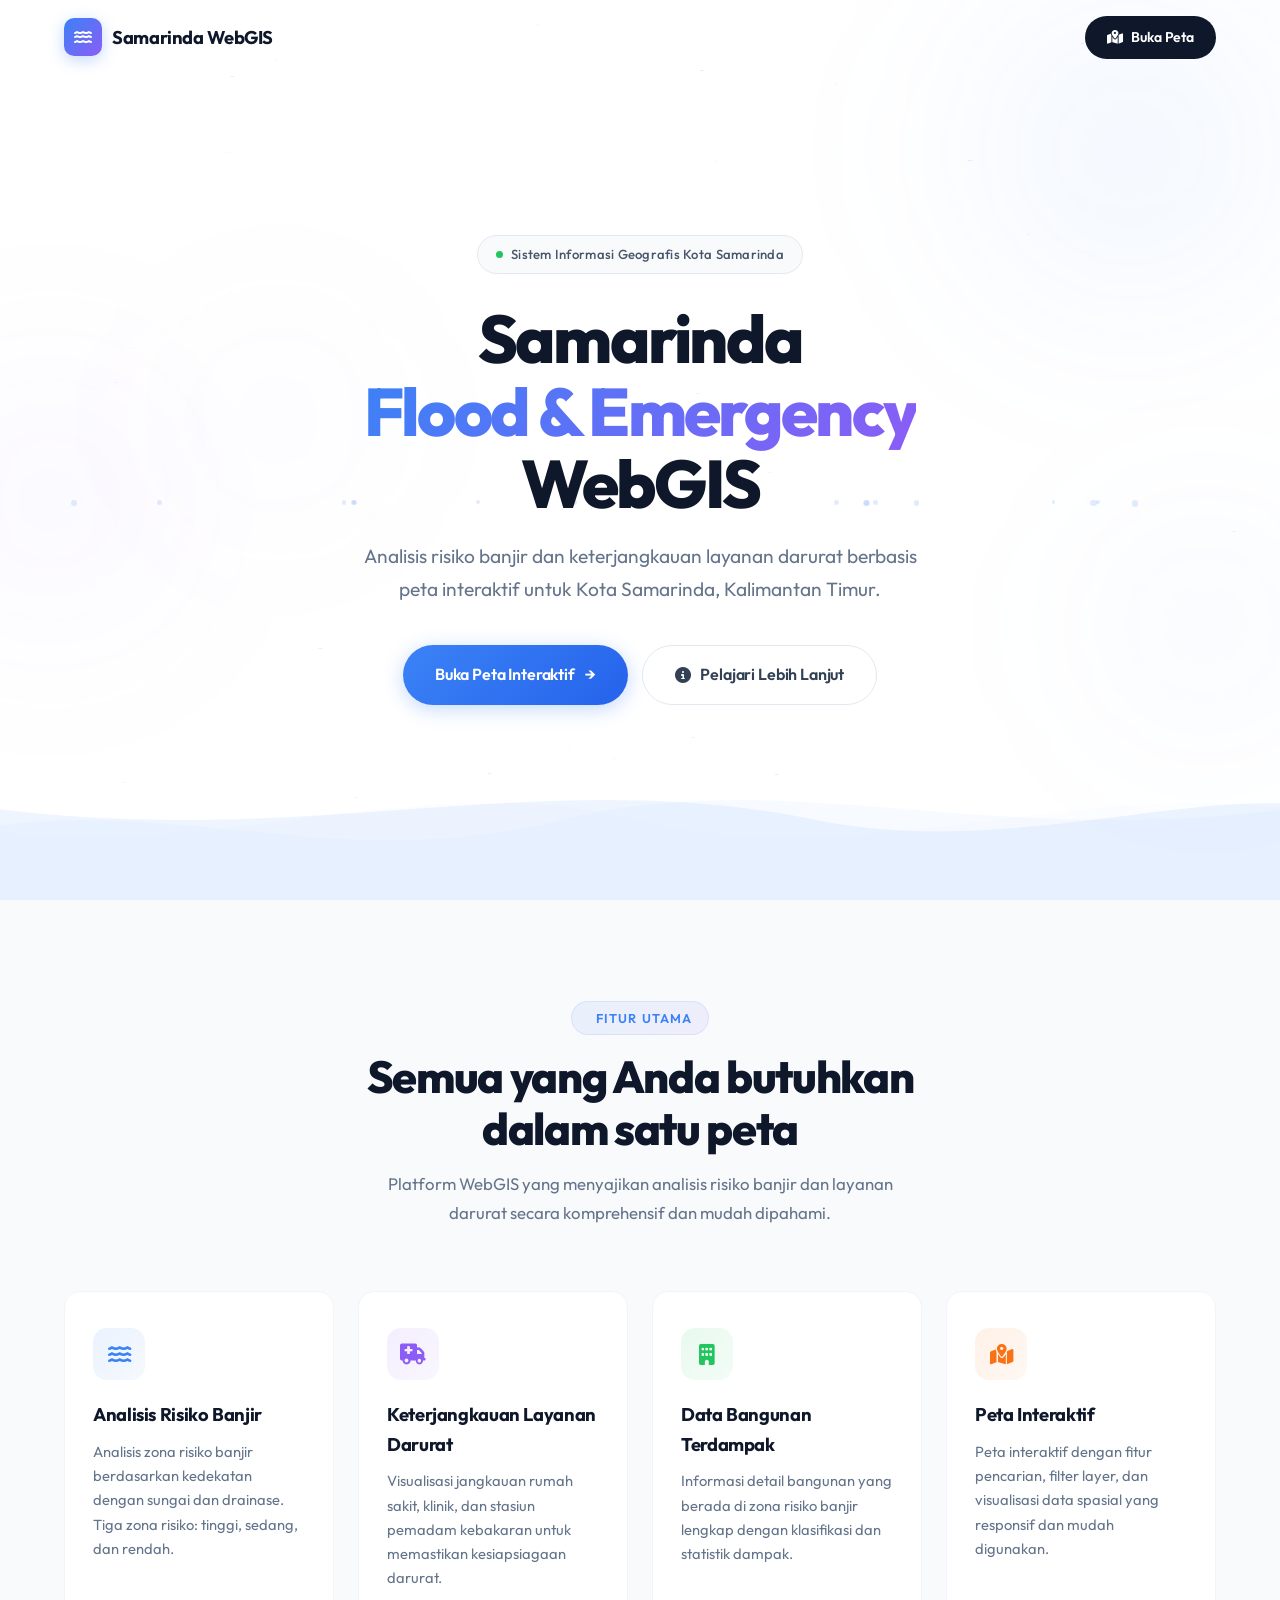
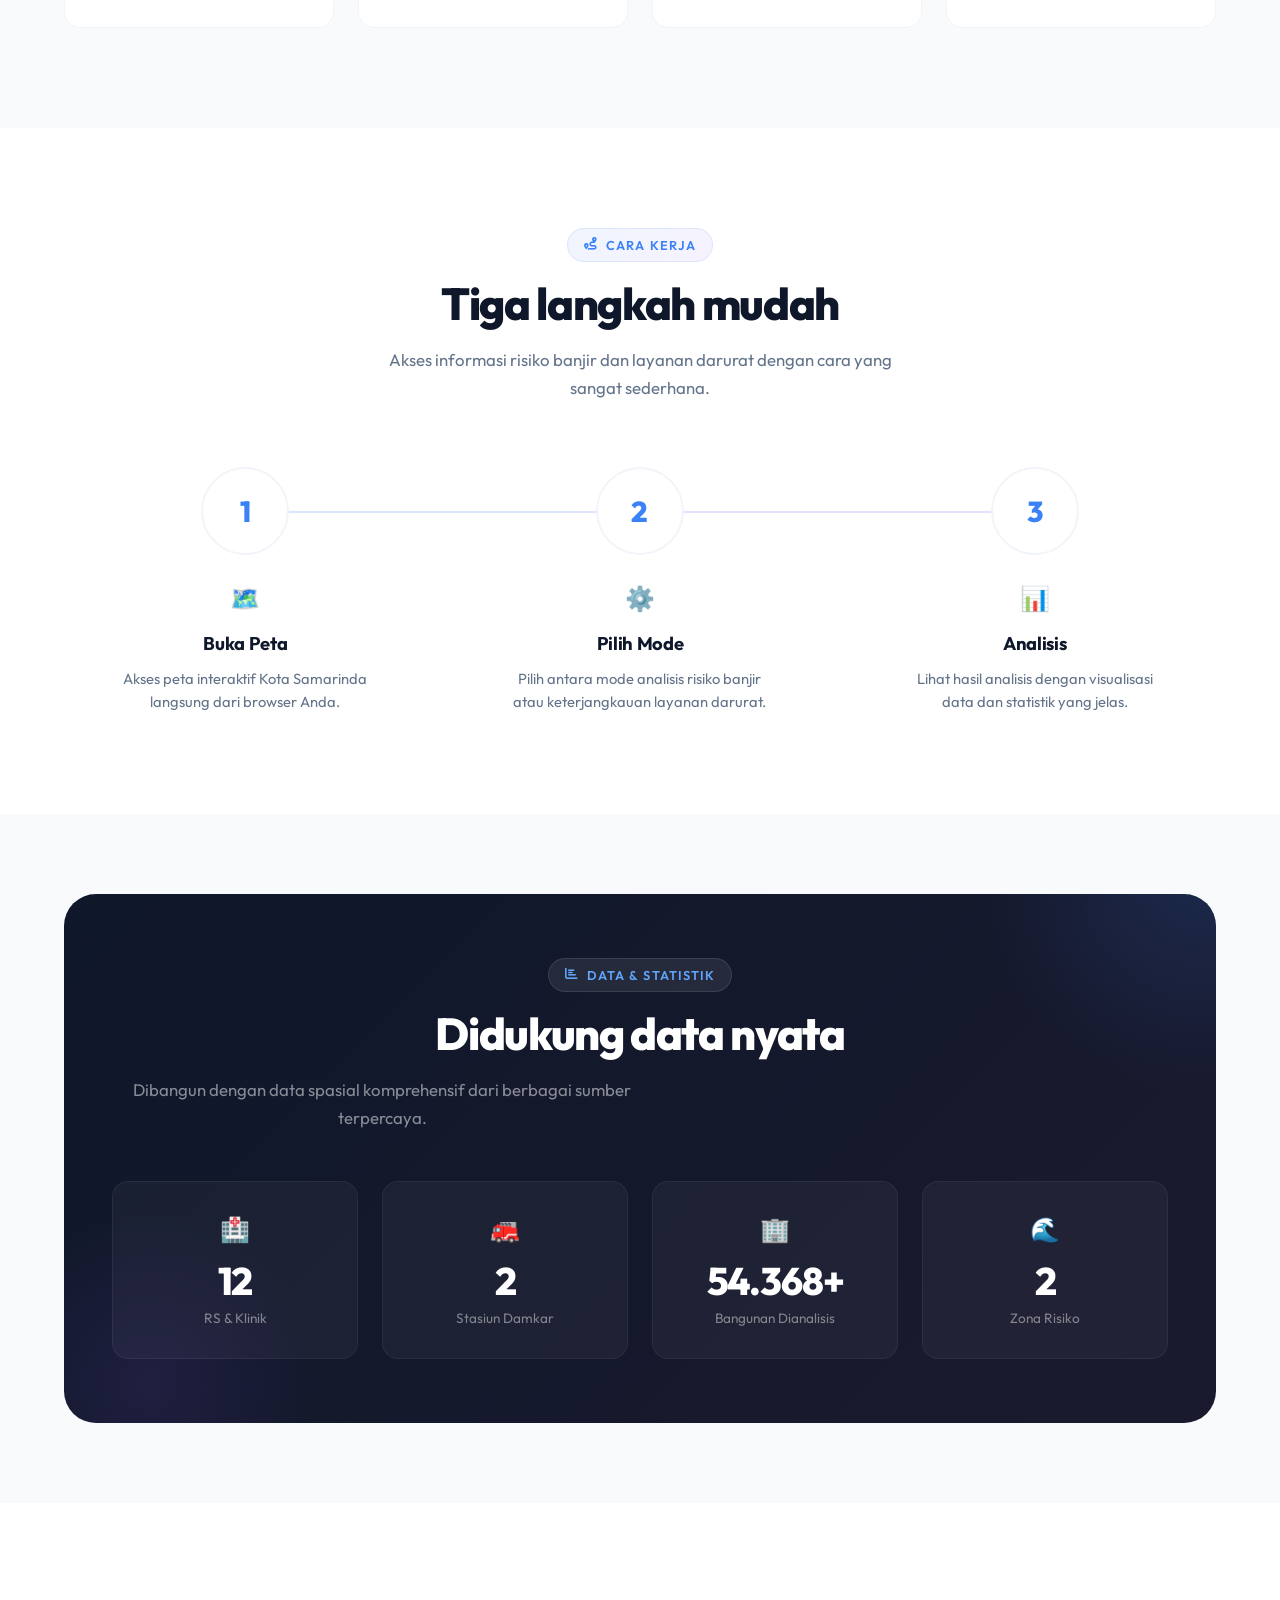
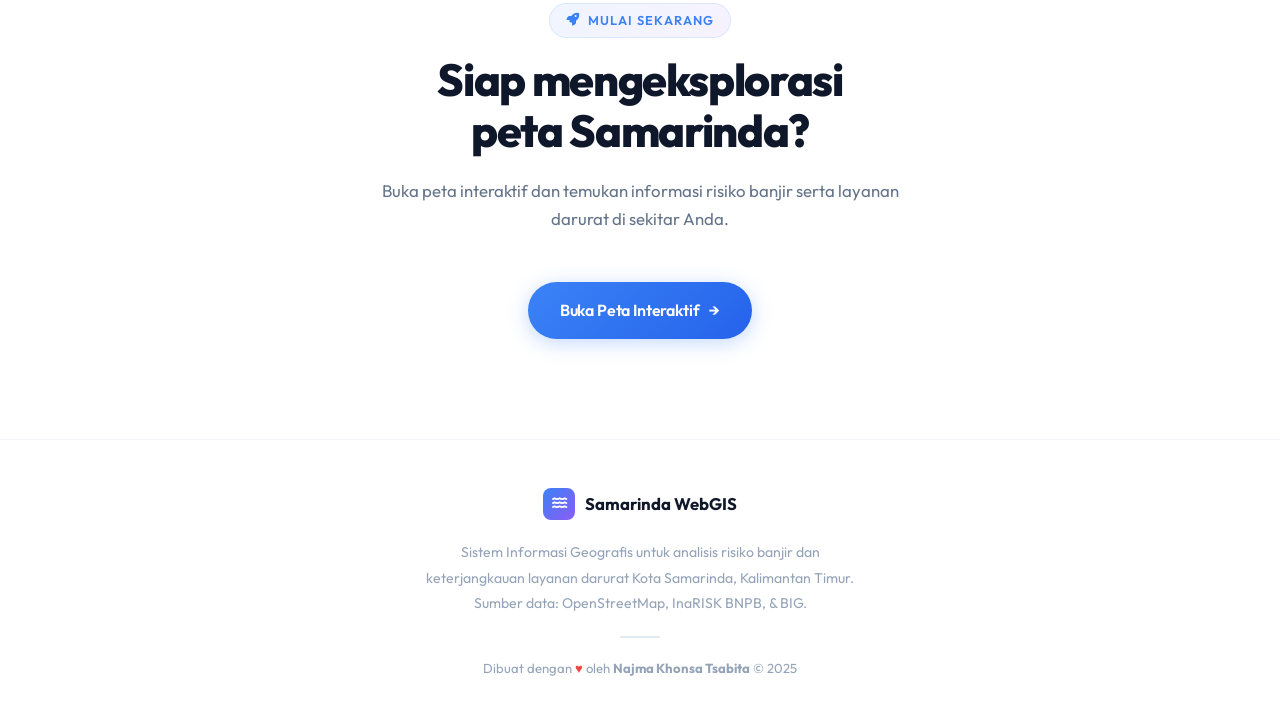
<file: landing.html>
<!DOCTYPE html>
<html lang="id">
<head>
    <meta charset="UTF-8">
    <meta name="viewport" content="width=device-width, initial-scale=1.0">
    <title>Samarinda Flood & Emergency WebGIS</title>
    <link href="https://fonts.googleapis.com/css2?family=Outfit:wght@300;400;500;600;700;800;900&display=swap" rel="stylesheet">
    <link rel="stylesheet" href="https://cdnjs.cloudflare.com/ajax/libs/font-awesome/6.5.2/css/all.min.css">
    <style>
        /* ═══════════════════════════════════════════
           RESET & BASE
           ═══════════════════════════════════════════ */
        *, *::before, *::after {
            margin: 0;
            padding: 0;
            box-sizing: border-box;
        }

        :root {
            --primary: #3b82f6;
            --primary-light: #60a5fa;
            --primary-dark: #2563eb;
            --accent: #8b5cf6;
            --accent-light: #a78bfa;
            --white: #ffffff;
            --gray-50: #f8fafc;
            --gray-100: #f1f5f9;
            --gray-200: #e2e8f0;
            --gray-300: #cbd5e1;
            --gray-400: #94a3b8;
            --gray-500: #64748b;
            --gray-600: #475569;
            --gray-700: #334155;
            --gray-800: #1e293b;
            --gray-900: #0f172a;
            --shadow-sm: 0 1px 2px 0 rgb(0 0 0 / 0.05);
            --shadow: 0 4px 6px -1px rgb(0 0 0 / 0.07), 0 2px 4px -2px rgb(0 0 0 / 0.05);
            --shadow-md: 0 10px 25px -3px rgb(0 0 0 / 0.08), 0 4px 6px -4px rgb(0 0 0 / 0.04);
            --shadow-lg: 0 20px 50px -12px rgb(0 0 0 / 0.1);
            --shadow-xl: 0 25px 60px -12px rgb(0 0 0 / 0.15);
            --radius: 16px;
            --radius-lg: 24px;
            --radius-xl: 32px;
        }

        html {
            scroll-behavior: smooth;
            overflow-x: hidden;
        }

        body {
            font-family: 'Outfit', -apple-system, BlinkMacSystemFont, sans-serif;
            background: var(--white);
            color: var(--gray-800);
            line-height: 1.6;
            overflow-x: hidden;
            -webkit-font-smoothing: antialiased;
            -moz-osx-font-smoothing: grayscale;
        }

        /* ═══════════════════════════════════════════
           PARTICLE CANVAS
           ═══════════════════════════════════════════ */
        #particles-canvas {
            position: fixed;
            top: 0;
            left: 0;
            width: 100%;
            height: 100%;
            pointer-events: none;
            z-index: 0;
        }

        /* ═══════════════════════════════════════════
           FLOATING GRADIENT ORBS
           ═══════════════════════════════════════════ */
        .orb {
            position: absolute;
            border-radius: 50%;
            filter: blur(80px);
            pointer-events: none;
            z-index: 0;
        }

        .orb-1 {
            width: 500px;
            height: 500px;
            background: radial-gradient(circle, rgba(59, 130, 246, 0.08) 0%, transparent 70%);
            top: -100px;
            right: -100px;
            animation: orbFloat1 20s ease-in-out infinite;
        }

        .orb-2 {
            width: 400px;
            height: 400px;
            background: radial-gradient(circle, rgba(139, 92, 246, 0.06) 0%, transparent 70%);
            bottom: 200px;
            left: -150px;
            animation: orbFloat2 25s ease-in-out infinite;
        }

        .orb-3 {
            width: 350px;
            height: 350px;
            background: radial-gradient(circle, rgba(59, 130, 246, 0.05) 0%, transparent 70%);
            top: 50%;
            right: -100px;
            animation: orbFloat3 18s ease-in-out infinite;
        }

        .orb-4 {
            width: 300px;
            height: 300px;
            background: radial-gradient(circle, rgba(139, 92, 246, 0.04) 0%, transparent 70%);
            top: 30%;
            left: 10%;
            animation: orbFloat1 22s ease-in-out infinite reverse;
        }

        @keyframes orbFloat1 {
            0%, 100% { transform: translate(0, 0) scale(1); }
            25% { transform: translate(30px, -40px) scale(1.05); }
            50% { transform: translate(-20px, 30px) scale(0.95); }
            75% { transform: translate(40px, 20px) scale(1.02); }
        }

        @keyframes orbFloat2 {
            0%, 100% { transform: translate(0, 0) scale(1); }
            33% { transform: translate(40px, -30px) scale(1.08); }
            66% { transform: translate(-30px, 40px) scale(0.92); }
        }

        @keyframes orbFloat3 {
            0%, 100% { transform: translate(0, 0); }
            50% { transform: translate(-50px, -30px); }
        }

        /* ═══════════════════════════════════════════
           NAVBAR
           ═══════════════════════════════════════════ */
        .navbar {
            position: fixed;
            top: 0;
            left: 0;
            right: 0;
            z-index: 1000;
            padding: 16px 0;
            transition: all 0.4s cubic-bezier(0.4, 0, 0.2, 1);
        }

        .navbar.scrolled {
            padding: 10px 0;
            background: rgba(255, 255, 255, 0.85);
            backdrop-filter: blur(20px) saturate(180%);
            -webkit-backdrop-filter: blur(20px) saturate(180%);
            border-bottom: 1px solid rgba(0, 0, 0, 0.04);
            box-shadow: 0 1px 20px rgba(0, 0, 0, 0.04);
        }

        .navbar .container {
            display: flex;
            align-items: center;
            justify-content: space-between;
        }

        .nav-brand {
            display: flex;
            align-items: center;
            gap: 10px;
            text-decoration: none;
            color: var(--gray-900);
            font-weight: 700;
            font-size: 1.15rem;
            letter-spacing: -0.02em;
        }

        .nav-brand .brand-icon {
            width: 38px;
            height: 38px;
            background: linear-gradient(135deg, var(--primary), var(--accent));
            border-radius: 10px;
            display: flex;
            align-items: center;
            justify-content: center;
            color: white;
            font-size: 1rem;
            box-shadow: 0 4px 15px rgba(59, 130, 246, 0.3);
        }

        .nav-cta {
            display: inline-flex;
            align-items: center;
            gap: 8px;
            padding: 10px 22px;
            background: var(--gray-900);
            color: white;
            border: none;
            border-radius: 100px;
            font-family: 'Outfit', sans-serif;
            font-size: 0.88rem;
            font-weight: 600;
            text-decoration: none;
            cursor: pointer;
            transition: all 0.3s cubic-bezier(0.4, 0, 0.2, 1);
            letter-spacing: -0.01em;
        }

        .nav-cta:hover {
            background: var(--primary);
            transform: translateY(-1px);
            box-shadow: 0 8px 25px rgba(59, 130, 246, 0.3);
        }

        /* ═══════════════════════════════════════════
           CONTAINER
           ═══════════════════════════════════════════ */
        .container {
            width: 100%;
            max-width: 1200px;
            margin: 0 auto;
            padding: 0 24px;
        }

        /* ═══════════════════════════════════════════
           HERO SECTION
           ═══════════════════════════════════════════ */
        .hero {
            position: relative;
            min-height: 100vh;
            display: flex;
            align-items: center;
            justify-content: center;
            text-align: center;
            padding: 120px 0 80px;
            overflow: hidden;
        }

        .hero-content {
            position: relative;
            z-index: 2;
            max-width: 800px;
            margin: 0 auto;
        }

        .hero-badge {
            display: inline-flex;
            align-items: center;
            gap: 8px;
            padding: 8px 18px;
            background: var(--gray-50);
            border: 1px solid var(--gray-200);
            border-radius: 100px;
            font-size: 0.82rem;
            font-weight: 500;
            color: var(--gray-600);
            margin-bottom: 28px;
            letter-spacing: 0.02em;
        }

        .hero-badge .badge-dot {
            width: 7px;
            height: 7px;
            background: #22c55e;
            border-radius: 50%;
            animation: pulse-dot 2s ease-in-out infinite;
        }

        @keyframes pulse-dot {
            0%, 100% { opacity: 1; transform: scale(1); }
            50% { opacity: 0.5; transform: scale(1.3); }
        }

        .hero h1 {
            font-size: clamp(2.5rem, 6vw, 4.2rem);
            font-weight: 800;
            line-height: 1.08;
            letter-spacing: -0.04em;
            color: var(--gray-900);
            margin-bottom: 20px;
        }

        .hero h1 .gradient-text {
            background: linear-gradient(135deg, var(--primary), var(--accent));
            -webkit-background-clip: text;
            -webkit-text-fill-color: transparent;
            background-clip: text;
        }

        .hero-subtitle {
            font-size: clamp(1.05rem, 2vw, 1.2rem);
            color: var(--gray-500);
            max-width: 560px;
            margin: 0 auto 40px;
            line-height: 1.7;
            font-weight: 400;
        }

        .hero-buttons {
            display: flex;
            gap: 14px;
            justify-content: center;
            flex-wrap: wrap;
        }

        .btn-primary {
            display: inline-flex;
            align-items: center;
            gap: 10px;
            padding: 16px 32px;
            background: linear-gradient(135deg, var(--primary), var(--primary-dark));
            color: white;
            border: none;
            border-radius: 100px;
            font-family: 'Outfit', sans-serif;
            font-size: 1rem;
            font-weight: 600;
            text-decoration: none;
            cursor: pointer;
            transition: all 0.3s cubic-bezier(0.4, 0, 0.2, 1);
            box-shadow: 0 4px 20px rgba(59, 130, 246, 0.3);
            letter-spacing: -0.01em;
        }

        .btn-primary:hover {
            transform: translateY(-2px);
            box-shadow: 0 8px 35px rgba(59, 130, 246, 0.4);
        }

        .btn-primary:active {
            transform: translateY(0);
        }

        .btn-primary .arrow {
            transition: transform 0.3s ease;
        }

        .btn-primary:hover .arrow {
            transform: translateX(3px);
        }

        .btn-secondary {
            display: inline-flex;
            align-items: center;
            gap: 10px;
            padding: 16px 32px;
            background: var(--white);
            color: var(--gray-700);
            border: 1.5px solid var(--gray-200);
            border-radius: 100px;
            font-family: 'Outfit', sans-serif;
            font-size: 1rem;
            font-weight: 600;
            text-decoration: none;
            cursor: pointer;
            transition: all 0.3s cubic-bezier(0.4, 0, 0.2, 1);
            letter-spacing: -0.01em;
        }

        .btn-secondary:hover {
            border-color: var(--gray-300);
            background: var(--gray-50);
            transform: translateY(-2px);
            box-shadow: var(--shadow-md);
        }

        /* Hero Wave Illustration */
        .hero-wave-container {
            position: absolute;
            bottom: 0;
            left: 0;
            right: 0;
            height: 200px;
            overflow: hidden;
            z-index: 1;
        }

        .wave {
            position: absolute;
            bottom: 0;
            left: -5%;
            width: 110%;
            height: 100%;
        }

        .wave svg {
            width: 100%;
            height: 100%;
        }

        .wave-1 { animation: waveMove1 8s ease-in-out infinite; }
        .wave-2 { animation: waveMove2 10s ease-in-out infinite; opacity: 0.6; }
        .wave-3 { animation: waveMove3 12s ease-in-out infinite; opacity: 0.3; }

        @keyframes waveMove1 {
            0%, 100% { transform: translateX(0) translateY(0); }
            50% { transform: translateX(-15px) translateY(-5px); }
        }
        @keyframes waveMove2 {
            0%, 100% { transform: translateX(0) translateY(0); }
            50% { transform: translateX(20px) translateY(-8px); }
        }
        @keyframes waveMove3 {
            0%, 100% { transform: translateX(0) translateY(0); }
            50% { transform: translateX(-10px) translateY(-3px); }
        }

        /* Floating water droplets */
        .water-drops {
            position: absolute;
            bottom: 100px;
            left: 0;
            right: 0;
            height: 300px;
            pointer-events: none;
            z-index: 1;
        }

        .drop {
            position: absolute;
            width: 6px;
            height: 6px;
            background: rgba(59, 130, 246, 0.15);
            border-radius: 50%;
            animation: dropRise linear infinite;
        }

        @keyframes dropRise {
            0% { transform: translateY(0) scale(0); opacity: 0; }
            20% { opacity: 1; transform: translateY(-30px) scale(1); }
            100% { transform: translateY(-250px) scale(0); opacity: 0; }
        }

        /* ═══════════════════════════════════════════
           SECTION COMMON
           ═══════════════════════════════════════════ */
        section {
            position: relative;
            z-index: 2;
        }

        .section-label {
            display: inline-flex;
            align-items: center;
            gap: 8px;
            padding: 6px 16px;
            background: linear-gradient(135deg, rgba(59, 130, 246, 0.08), rgba(139, 92, 246, 0.08));
            border: 1px solid rgba(59, 130, 246, 0.12);
            border-radius: 100px;
            font-size: 0.8rem;
            font-weight: 600;
            color: var(--primary);
            text-transform: uppercase;
            letter-spacing: 0.08em;
            margin-bottom: 16px;
        }

        .section-title {
            font-size: clamp(2rem, 4vw, 2.8rem);
            font-weight: 800;
            line-height: 1.15;
            letter-spacing: -0.03em;
            color: var(--gray-900);
            margin-bottom: 16px;
        }

        .section-desc {
            font-size: 1.05rem;
            color: var(--gray-500);
            max-width: 540px;
            line-height: 1.7;
        }

        .section-header {
            text-align: center;
            margin-bottom: 64px;
        }

        .section-header .section-desc {
            margin: 0 auto;
        }

        /* ═══════════════════════════════════════════
           FEATURES SECTION
           ═══════════════════════════════════════════ */
        .features {
            padding: 100px 0;
            background: var(--gray-50);
        }

        .features-grid {
            display: grid;
            grid-template-columns: repeat(auto-fit, minmax(260px, 1fr));
            gap: 24px;
        }

        .feature-card {
            background: var(--white);
            border: 1px solid var(--gray-100);
            border-radius: var(--radius);
            padding: 36px 28px;
            transition: all 0.4s cubic-bezier(0.4, 0, 0.2, 1);
            position: relative;
            overflow: hidden;
        }

        .feature-card::before {
            content: '';
            position: absolute;
            top: 0;
            left: 0;
            right: 0;
            height: 3px;
            background: linear-gradient(90deg, var(--primary), var(--accent));
            transform: scaleX(0);
            transform-origin: left;
            transition: transform 0.4s cubic-bezier(0.4, 0, 0.2, 1);
        }

        .feature-card:hover {
            transform: translateY(-6px);
            box-shadow: var(--shadow-lg);
            border-color: transparent;
        }

        .feature-card:hover::before {
            transform: scaleX(1);
        }

        .feature-icon {
            width: 52px;
            height: 52px;
            border-radius: 14px;
            display: flex;
            align-items: center;
            justify-content: center;
            font-size: 1.3rem;
            margin-bottom: 20px;
            transition: transform 0.3s ease;
        }

        .feature-card:hover .feature-icon {
            transform: scale(1.08);
        }

        .feature-icon.blue {
            background: linear-gradient(135deg, rgba(59, 130, 246, 0.1), rgba(59, 130, 246, 0.05));
            color: var(--primary);
        }

        .feature-icon.purple {
            background: linear-gradient(135deg, rgba(139, 92, 246, 0.1), rgba(139, 92, 246, 0.05));
            color: var(--accent);
        }

        .feature-icon.green {
            background: linear-gradient(135deg, rgba(34, 197, 94, 0.1), rgba(34, 197, 94, 0.05));
            color: #22c55e;
        }

        .feature-icon.orange {
            background: linear-gradient(135deg, rgba(249, 115, 22, 0.1), rgba(249, 115, 22, 0.05));
            color: #f97316;
        }

        .feature-card h3 {
            font-size: 1.15rem;
            font-weight: 700;
            color: var(--gray-900);
            margin-bottom: 10px;
            letter-spacing: -0.02em;
        }

        .feature-card p {
            font-size: 0.92rem;
            color: var(--gray-500);
            line-height: 1.65;
        }

        /* ═══════════════════════════════════════════
           HOW IT WORKS SECTION
           ═══════════════════════════════════════════ */
        .how-it-works {
            padding: 100px 0;
        }

        .steps-container {
            display: grid;
            grid-template-columns: repeat(3, 1fr);
            gap: 32px;
            position: relative;
        }

        .steps-container::before {
            content: '';
            position: absolute;
            top: 44px;
            left: calc(16.67% + 20px);
            right: calc(16.67% + 20px);
            height: 2px;
            background: linear-gradient(90deg, var(--primary), var(--accent));
            opacity: 0.2;
            z-index: 0;
        }

        .step-card {
            text-align: center;
            position: relative;
            z-index: 1;
        }

        .step-number {
            width: 88px;
            height: 88px;
            margin: 0 auto 24px;
            border-radius: 50%;
            display: flex;
            align-items: center;
            justify-content: center;
            font-size: 1.8rem;
            font-weight: 800;
            color: var(--primary);
            background: var(--white);
            border: 2px solid var(--gray-100);
            transition: all 0.4s cubic-bezier(0.4, 0, 0.2, 1);
            position: relative;
        }

        .step-number::before {
            content: '';
            position: absolute;
            inset: -4px;
            border-radius: 50%;
            background: linear-gradient(135deg, var(--primary), var(--accent));
            opacity: 0;
            z-index: -1;
            transition: opacity 0.4s ease;
        }

        .step-card:hover .step-number {
            color: white;
            background: linear-gradient(135deg, var(--primary), var(--accent));
            border-color: transparent;
            transform: scale(1.08);
            box-shadow: 0 10px 30px rgba(59, 130, 246, 0.3);
        }

        .step-card h3 {
            font-size: 1.15rem;
            font-weight: 700;
            color: var(--gray-900);
            margin-bottom: 8px;
            letter-spacing: -0.02em;
        }

        .step-card p {
            font-size: 0.92rem;
            color: var(--gray-500);
            line-height: 1.6;
            max-width: 260px;
            margin: 0 auto;
        }

        .step-icon {
            font-size: 1.5rem;
            margin-bottom: 12px;
            display: block;
        }

        /* ═══════════════════════════════════════════
           STATS SECTION
           ═══════════════════════════════════════════ */
        .stats {
            padding: 80px 0;
            background: var(--gray-50);
        }

        .stats-inner {
            background: linear-gradient(135deg, var(--gray-900), #1a1a2e);
            border-radius: var(--radius-xl);
            padding: 64px 48px;
            position: relative;
            overflow: hidden;
        }

        .stats-inner::before {
            content: '';
            position: absolute;
            top: -50%;
            right: -20%;
            width: 500px;
            height: 500px;
            background: radial-gradient(circle, rgba(59, 130, 246, 0.15) 0%, transparent 60%);
            pointer-events: none;
        }

        .stats-inner::after {
            content: '';
            position: absolute;
            bottom: -30%;
            left: -10%;
            width: 400px;
            height: 400px;
            background: radial-gradient(circle, rgba(139, 92, 246, 0.1) 0%, transparent 60%);
            pointer-events: none;
        }

        .stats-header {
            text-align: center;
            margin-bottom: 48px;
            position: relative;
            z-index: 1;
        }

        .stats-header .section-label {
            background: rgba(255, 255, 255, 0.08);
            border-color: rgba(255, 255, 255, 0.1);
            color: var(--primary-light);
        }

        .stats-header .section-title {
            color: white;
        }

        .stats-header .section-desc {
            color: rgba(255, 255, 255, 0.5);
        }

        .stats-grid {
            display: grid;
            grid-template-columns: repeat(4, 1fr);
            gap: 24px;
            position: relative;
            z-index: 1;
        }

        .stat-item {
            text-align: center;
            padding: 28px 16px;
            border-radius: var(--radius);
            background: rgba(255, 255, 255, 0.04);
            border: 1px solid rgba(255, 255, 255, 0.06);
            transition: all 0.3s ease;
        }

        .stat-item:hover {
            background: rgba(255, 255, 255, 0.08);
            transform: translateY(-3px);
        }

        .stat-icon {
            font-size: 1.5rem;
            margin-bottom: 12px;
            display: block;
        }

        .stat-number {
            font-size: clamp(1.8rem, 3vw, 2.5rem);
            font-weight: 800;
            color: white;
            letter-spacing: -0.03em;
            line-height: 1.1;
            margin-bottom: 6px;
        }

        .stat-label {
            font-size: 0.85rem;
            color: rgba(255, 255, 255, 0.45);
            font-weight: 400;
        }

        /* ═══════════════════════════════════════════
           CTA SECTION
           ═══════════════════════════════════════════ */
        .cta-section {
            padding: 100px 0;
            text-align: center;
        }

        .cta-section .section-title {
            margin-bottom: 20px;
        }

        .cta-section .section-desc {
            margin: 0 auto 40px;
        }

        /* ═══════════════════════════════════════════
           FOOTER
           ═══════════════════════════════════════════ */
        .footer {
            padding: 48px 0;
            border-top: 1px solid var(--gray-100);
            background: var(--white);
        }

        .footer-content {
            display: flex;
            flex-direction: column;
            align-items: center;
            gap: 20px;
            text-align: center;
        }

        .footer-brand {
            display: flex;
            align-items: center;
            gap: 10px;
            font-weight: 700;
            font-size: 1.05rem;
            color: var(--gray-900);
            text-decoration: none;
        }

        .footer-brand .brand-icon {
            width: 32px;
            height: 32px;
            background: linear-gradient(135deg, var(--primary), var(--accent));
            border-radius: 8px;
            display: flex;
            align-items: center;
            justify-content: center;
            color: white;
            font-size: 0.85rem;
        }

        .footer-info {
            font-size: 0.88rem;
            color: var(--gray-400);
            line-height: 1.8;
        }

        .footer-info a {
            color: var(--primary);
            text-decoration: none;
            font-weight: 500;
        }

        .footer-info a:hover {
            text-decoration: underline;
        }

        .footer-divider {
            width: 40px;
            height: 2px;
            background: var(--gray-200);
            border-radius: 1px;
        }

        .footer-credits {
            font-size: 0.82rem;
            color: var(--gray-400);
        }

        .footer-credits .heart {
            color: #ef4444;
            display: inline-block;
            animation: heartbeat 1.5s ease-in-out infinite;
        }

        @keyframes heartbeat {
            0%, 100% { transform: scale(1); }
            50% { transform: scale(1.15); }
        }

        /* ═══════════════════════════════════════════
           SCROLL ANIMATIONS
           ═══════════════════════════════════════════ */
        .reveal {
            opacity: 0;
            transform: translateY(30px);
            transition: all 0.7s cubic-bezier(0.4, 0, 0.2, 1);
        }

        .reveal.active {
            opacity: 1;
            transform: translateY(0);
        }

        .reveal-delay-1 { transition-delay: 0.1s; }
        .reveal-delay-2 { transition-delay: 0.2s; }
        .reveal-delay-3 { transition-delay: 0.3s; }
        .reveal-delay-4 { transition-delay: 0.4s; }

        /* ═══════════════════════════════════════════
           RESPONSIVE
           ═══════════════════════════════════════════ */
        @media (max-width: 1024px) {
            .stats-grid {
                grid-template-columns: repeat(2, 1fr);
            }
        }

        @media (max-width: 768px) {
            .hero {
                padding: 100px 0 60px;
                min-height: auto;
            }

            .hero h1 {
                font-size: 2.2rem;
            }

            .steps-container {
                grid-template-columns: 1fr;
                gap: 40px;
                max-width: 340px;
                margin: 0 auto;
            }

            .steps-container::before {
                display: none;
            }

            .stats-inner {
                padding: 48px 24px;
                border-radius: var(--radius-lg);
            }

            .stats-grid {
                grid-template-columns: repeat(2, 1fr);
                gap: 16px;
            }

            .features-grid {
                grid-template-columns: 1fr;
                max-width: 400px;
                margin: 0 auto;
            }

            .hero-buttons {
                flex-direction: column;
                align-items: center;
            }

            .btn-primary, .btn-secondary {
                width: 100%;
                max-width: 300px;
                justify-content: center;
            }

            .hero-wave-container {
                height: 120px;
            }

            .section-title {
                font-size: 1.8rem;
            }
        }

        @media (max-width: 480px) {
            .container {
                padding: 0 16px;
            }

            .nav-brand span {
                display: none;
            }

            .stat-number {
                font-size: 1.5rem;
            }

            .stats-inner {
                padding: 36px 16px;
            }

            .feature-card {
                padding: 28px 22px;
            }
        }

        /* ═══════════════════════════════════════════
           SMOOTH COUNTER ANIMATION
           ═══════════════════════════════════════════ */
        .count-up {
            display: inline-block;
        }

        /* ═══════════════════════════════════════════
           SELECTION STYLE
           ═══════════════════════════════════════════ */
        ::selection {
            background: rgba(59, 130, 246, 0.15);
            color: var(--gray-900);
        }

        /* ═══════════════════════════════════════════
           SCROLLBAR
           ═══════════════════════════════════════════ */
        ::-webkit-scrollbar {
            width: 6px;
        }

        ::-webkit-scrollbar-track {
            background: var(--gray-50);
        }

        ::-webkit-scrollbar-thumb {
            background: var(--gray-300);
            border-radius: 3px;
        }

        ::-webkit-scrollbar-thumb:hover {
            background: var(--gray-400);
        }
    </style>
</head>
<body>

    <!-- Particle Canvas -->
    <canvas id="particles-canvas"></canvas>

    <!-- Floating Orbs -->
    <div class="orb orb-1"></div>
    <div class="orb orb-2"></div>
    <div class="orb orb-3"></div>
    <div class="orb orb-4"></div>

    <!-- ═══════════════════════════════════════════
         NAVBAR
         ═══════════════════════════════════════════ -->
    <nav class="navbar" id="navbar">
        <div class="container">
            <a href="#" class="nav-brand">
                <div class="brand-icon">
                    <i class="fas fa-water"></i>
                </div>
                <span>Samarinda WebGIS</span>
            </a>
            <a href="index.html" class="nav-cta">
                <i class="fas fa-map-location-dot"></i>
                Buka Peta
            </a>
        </div>
    </nav>

    <!-- ═══════════════════════════════════════════
         HERO SECTION
         ═══════════════════════════════════════════ -->
    <section class="hero" id="hero">
        <div class="hero-content">
            <div class="hero-badge reveal">
                <span class="badge-dot"></span>
                Sistem Informasi Geografis Kota Samarinda
            </div>
            <h1 class="reveal reveal-delay-1">
                Samarinda<br>
                <span class="gradient-text">Flood & Emergency</span><br>
                WebGIS
            </h1>
            <p class="hero-subtitle reveal reveal-delay-2">
                Analisis risiko banjir dan keterjangkauan layanan darurat 
                berbasis peta interaktif untuk Kota Samarinda, Kalimantan Timur.
            </p>
            <div class="hero-buttons reveal reveal-delay-3">
                <a href="index.html" class="btn-primary">
                    Buka Peta Interaktif
                    <span class="arrow">→</span>
                </a>
                <a href="#features" class="btn-secondary">
                    <i class="fas fa-info-circle"></i>
                    Pelajari Lebih Lanjut
                </a>
            </div>
        </div>

        <!-- Water Drops -->
        <div class="water-drops" id="waterDrops"></div>

        <!-- Wave Illustration -->
        <div class="hero-wave-container">
            <div class="wave wave-3">
                <svg viewBox="0 0 1440 200" preserveAspectRatio="none">
                    <path fill="rgba(59,130,246,0.04)" d="M0,120 C240,180 480,60 720,120 C960,180 1200,60 1440,120 L1440,200 L0,200 Z"/>
                </svg>
            </div>
            <div class="wave wave-2">
                <svg viewBox="0 0 1440 200" preserveAspectRatio="none">
                    <path fill="rgba(59,130,246,0.06)" d="M0,140 C200,80 400,180 640,120 C880,60 1100,160 1440,100 L1440,200 L0,200 Z"/>
                </svg>
            </div>
            <div class="wave wave-1">
                <svg viewBox="0 0 1440 200" preserveAspectRatio="none">
                    <path fill="rgba(59,130,246,0.08)" d="M0,100 C360,160 600,60 900,120 C1100,160 1300,80 1440,110 L1440,200 L0,200 Z"/>
                </svg>
            </div>
        </div>
    </section>

    <!-- ═══════════════════════════════════════════
         FEATURES SECTION
         ═══════════════════════════════════════════ -->
    <section class="features" id="features">
        <div class="container">
            <div class="section-header">
                <span class="section-label reveal">
                    <i class="fas fa-sparkles"></i> Fitur Utama
                </span>
                <h2 class="section-title reveal reveal-delay-1">
                    Semua yang Anda butuhkan<br>dalam satu peta
                </h2>
                <p class="section-desc reveal reveal-delay-2">
                    Platform WebGIS yang menyajikan analisis risiko banjir 
                    dan layanan darurat secara komprehensif dan mudah dipahami.
                </p>
            </div>
            <div class="features-grid">
                <!-- Feature 1 -->
                <div class="feature-card reveal">
                    <div class="feature-icon blue">
                        <i class="fas fa-water"></i>
                    </div>
                    <h3>Analisis Risiko Banjir</h3>
                    <p>Analisis zona risiko banjir berdasarkan kedekatan dengan sungai dan drainase. Tiga zona risiko: tinggi, sedang, dan rendah.</p>
                </div>
                <!-- Feature 2 -->
                <div class="feature-card reveal reveal-delay-1">
                    <div class="feature-icon purple">
                        <i class="fas fa-truck-medical"></i>
                    </div>
                    <h3>Keterjangkauan Layanan Darurat</h3>
                    <p>Visualisasi jangkauan rumah sakit, klinik, dan stasiun pemadam kebakaran untuk memastikan kesiapsiagaan darurat.</p>
                </div>
                <!-- Feature 3 -->
                <div class="feature-card reveal reveal-delay-2">
                    <div class="feature-icon green">
                        <i class="fas fa-building"></i>
                    </div>
                    <h3>Data Bangunan Terdampak</h3>
                    <p>Informasi detail bangunan yang berada di zona risiko banjir lengkap dengan klasifikasi dan statistik dampak.</p>
                </div>
                <!-- Feature 4 -->
                <div class="feature-card reveal reveal-delay-3">
                    <div class="feature-icon orange">
                        <i class="fas fa-map-location-dot"></i>
                    </div>
                    <h3>Peta Interaktif</h3>
                    <p>Peta interaktif dengan fitur pencarian, filter layer, dan visualisasi data spasial yang responsif dan mudah digunakan.</p>
                </div>
            </div>
        </div>
    </section>

    <!-- ═══════════════════════════════════════════
         HOW IT WORKS SECTION
         ═══════════════════════════════════════════ -->
    <section class="how-it-works" id="how-it-works">
        <div class="container">
            <div class="section-header">
                <span class="section-label reveal">
                    <i class="fas fa-route"></i> Cara Kerja
                </span>
                <h2 class="section-title reveal reveal-delay-1">
                    Tiga langkah mudah
                </h2>
                <p class="section-desc reveal reveal-delay-2">
                    Akses informasi risiko banjir dan layanan darurat dengan cara yang sangat sederhana.
                </p>
            </div>
            <div class="steps-container">
                <!-- Step 1 -->
                <div class="step-card reveal">
                    <div class="step-number">1</div>
                    <span class="step-icon">🗺️</span>
                    <h3>Buka Peta</h3>
                    <p>Akses peta interaktif Kota Samarinda langsung dari browser Anda.</p>
                </div>
                <!-- Step 2 -->
                <div class="step-card reveal reveal-delay-1">
                    <div class="step-number">2</div>
                    <span class="step-icon">⚙️</span>
                    <h3>Pilih Mode</h3>
                    <p>Pilih antara mode analisis risiko banjir atau keterjangkauan layanan darurat.</p>
                </div>
                <!-- Step 3 -->
                <div class="step-card reveal reveal-delay-2">
                    <div class="step-number">3</div>
                    <span class="step-icon">📊</span>
                    <h3>Analisis</h3>
                    <p>Lihat hasil analisis dengan visualisasi data dan statistik yang jelas.</p>
                </div>
            </div>
        </div>
    </section>

    <!-- ═══════════════════════════════════════════
         STATS SECTION
         ═══════════════════════════════════════════ -->
    <section class="stats" id="stats">
        <div class="container">
            <div class="stats-inner">
                <div class="stats-header">
                    <span class="section-label reveal">
                        <i class="fas fa-chart-bar"></i> Data & Statistik
                    </span>
                    <h2 class="section-title reveal reveal-delay-1">
                        Didukung data nyata
                    </h2>
                    <p class="section-desc reveal reveal-delay-2">
                        Dibangun dengan data spasial komprehensif dari berbagai sumber terpercaya.
                    </p>
                </div>
                <div class="stats-grid">
                    <div class="stat-item reveal">
                        <span class="stat-icon">🏥</span>
                        <div class="stat-number"><span class="count-up" data-target="14">0</span></div>
                        <div class="stat-label">RS & Klinik</div>
                    </div>
                    <div class="stat-item reveal reveal-delay-1">
                        <span class="stat-icon">🚒</span>
                        <div class="stat-number"><span class="count-up" data-target="3">0</span></div>
                        <div class="stat-label">Stasiun Damkar</div>
                    </div>
                    <div class="stat-item reveal reveal-delay-2">
                        <span class="stat-icon">🏢</span>
                        <div class="stat-number"><span class="count-up" data-target="59644" data-suffix="+">0</span></div>
                        <div class="stat-label">Bangunan Dianalisis</div>
                    </div>
                    <div class="stat-item reveal reveal-delay-3">
                        <span class="stat-icon">🌊</span>
                        <div class="stat-number"><span class="count-up" data-target="3">0</span></div>
                        <div class="stat-label">Zona Risiko</div>
                    </div>
                </div>
            </div>
        </div>
    </section>

    <!-- ═══════════════════════════════════════════
         CTA SECTION
         ═══════════════════════════════════════════ -->
    <section class="cta-section">
        <div class="container">
            <span class="section-label reveal">
                <i class="fas fa-rocket"></i> Mulai Sekarang
            </span>
            <h2 class="section-title reveal reveal-delay-1">
                Siap mengeksplorasi<br>peta Samarinda?
            </h2>
            <p class="section-desc reveal reveal-delay-2">
                Buka peta interaktif dan temukan informasi risiko banjir 
                serta layanan darurat di sekitar Anda.
            </p>
            <div class="reveal reveal-delay-3">
                <a href="index.html" class="btn-primary" style="margin-top: 8px;">
                    Buka Peta Interaktif
                    <span class="arrow">→</span>
                </a>
            </div>
        </div>
    </section>

    <!-- ═══════════════════════════════════════════
         FOOTER
         ═══════════════════════════════════════════ -->
    <footer class="footer">
        <div class="container">
            <div class="footer-content">
                <a href="#" class="footer-brand">
                    <div class="brand-icon">
                        <i class="fas fa-water"></i>
                    </div>
                    Samarinda WebGIS
                </a>
                <div class="footer-info">
                    Sistem Informasi Geografis untuk analisis risiko banjir dan<br>
                    keterjangkauan layanan darurat Kota Samarinda, Kalimantan Timur.<br>
                    Sumber data: OpenStreetMap, InaRISK BNPB, & BIG.
                </div>
                <div class="footer-divider"></div>
                <div class="footer-credits">
                    Dibuat dengan <span class="heart">♥</span> oleh <strong>Najma Khonsa Tsabita</strong> &copy; 2025
                </div>
            </div>
        </div>
    </footer>

    <!-- ═══════════════════════════════════════════
         JAVASCRIPT
         ═══════════════════════════════════════════ -->
    <script>
        // ─── Navbar Scroll ─────────────────────────
        const navbar = document.getElementById('navbar');
        let lastScroll = 0;

        window.addEventListener('scroll', () => {
            const currentScroll = window.pageYOffset;
            if (currentScroll > 50) {
                navbar.classList.add('scrolled');
            } else {
                navbar.classList.remove('scrolled');
            }
            lastScroll = currentScroll;
        });

        // ─── Scroll Reveal ────────────────────────
        const revealElements = document.querySelectorAll('.reveal');

        const revealObserver = new IntersectionObserver((entries) => {
            entries.forEach(entry => {
                if (entry.isIntersecting) {
                    entry.target.classList.add('active');
                }
            });
        }, {
            threshold: 0.1,
            rootMargin: '0px 0px -50px 0px'
        });

        revealElements.forEach(el => revealObserver.observe(el));

        // ─── Count Up Animation ───────────────────
        const countElements = document.querySelectorAll('.count-up');
        let counted = false;

        function formatNumber(num) {
            return num.toLocaleString('id-ID');
        }

        function animateCount(el) {
            const target = parseInt(el.dataset.target);
            const suffix = el.dataset.suffix || '';
            const duration = 2000;
            const start = 0;
            const startTime = performance.now();

            function update(currentTime) {
                const elapsed = currentTime - startTime;
                const progress = Math.min(elapsed / duration, 1);
                
                // Easing function
                const eased = 1 - Math.pow(1 - progress, 4);
                const current = Math.floor(start + (target - start) * eased);
                
                el.textContent = formatNumber(current) + suffix;
                
                if (progress < 1) {
                    requestAnimationFrame(update);
                }
            }

            requestAnimationFrame(update);
        }

        const statsObserver = new IntersectionObserver((entries) => {
            entries.forEach(entry => {
                if (entry.isIntersecting && !counted) {
                    counted = true;
                    countElements.forEach(el => animateCount(el));
                }
            });
        }, { threshold: 0.3 });

        const statsSection = document.getElementById('stats');
        if (statsSection) statsObserver.observe(statsSection);

        // ─── Water Drops ──────────────────────────
        const waterDrops = document.getElementById('waterDrops');
        
        function createDrop() {
            const drop = document.createElement('div');
            drop.classList.add('drop');
            const x = Math.random() * 100;
            const size = Math.random() * 4 + 3;
            const duration = Math.random() * 4 + 3;
            const delay = Math.random() * 2;
            
            drop.style.left = x + '%';
            drop.style.width = size + 'px';
            drop.style.height = size + 'px';
            drop.style.animationDuration = duration + 's';
            drop.style.animationDelay = delay + 's';
            
            waterDrops.appendChild(drop);
            
            setTimeout(() => {
                drop.remove();
            }, (duration + delay) * 1000);
        }

        // Create initial drops
        for (let i = 0; i < 15; i++) {
            createDrop();
        }

        // Continuously create drops
        setInterval(() => {
            if (document.visibilityState === 'visible') {
                createDrop();
            }
        }, 600);

        // ─── Particle Background ──────────────────
        const canvas = document.getElementById('particles-canvas');
        const ctx = canvas.getContext('2d');
        let particles = [];
        let animationId;

        function resizeCanvas() {
            canvas.width = window.innerWidth;
            canvas.height = document.documentElement.scrollHeight;
        }

        resizeCanvas();
        window.addEventListener('resize', resizeCanvas);

        class Particle {
            constructor() {
                this.reset();
            }

            reset() {
                this.x = Math.random() * canvas.width;
                this.y = Math.random() * canvas.height;
                this.size = Math.random() * 2 + 0.5;
                this.speedX = (Math.random() - 0.5) * 0.3;
                this.speedY = (Math.random() - 0.5) * 0.3;
                this.opacity = Math.random() * 0.12 + 0.03;
                this.color = Math.random() > 0.5 
                    ? `rgba(59, 130, 246, ${this.opacity})`
                    : `rgba(139, 92, 246, ${this.opacity})`;
            }

            update() {
                this.x += this.speedX;
                this.y += this.speedY;

                if (this.x < 0 || this.x > canvas.width) this.speedX *= -1;
                if (this.y < 0 || this.y > canvas.height) this.speedY *= -1;
            }

            draw() {
                ctx.beginPath();
                ctx.arc(this.x, this.y, this.size, 0, Math.PI * 2);
                ctx.fillStyle = this.color;
                ctx.fill();
            }
        }

        // Create particles
        const particleCount = Math.min(60, Math.floor(window.innerWidth / 25));
        for (let i = 0; i < particleCount; i++) {
            particles.push(new Particle());
        }

        function animateParticles() {
            ctx.clearRect(0, 0, canvas.width, canvas.height);
            
            particles.forEach(p => {
                p.update();
                p.draw();
            });

            // Draw connections
            for (let i = 0; i < particles.length; i++) {
                for (let j = i + 1; j < particles.length; j++) {
                    const dx = particles[i].x - particles[j].x;
                    const dy = particles[i].y - particles[j].y;
                    const dist = Math.sqrt(dx * dx + dy * dy);

                    if (dist < 150) {
                        ctx.beginPath();
                        ctx.moveTo(particles[i].x, particles[i].y);
                        ctx.lineTo(particles[j].x, particles[j].y);
                        ctx.strokeStyle = `rgba(59, 130, 246, ${0.03 * (1 - dist / 150)})`;
                        ctx.lineWidth = 0.5;
                        ctx.stroke();
                    }
                }
            }

            animationId = requestAnimationFrame(animateParticles);
        }

        animateParticles();

        // Pause animation when not visible
        document.addEventListener('visibilitychange', () => {
            if (document.hidden) {
                cancelAnimationFrame(animationId);
            } else {
                animateParticles();
            }
        });

        // ─── Smooth Scroll for anchor links ───────
        document.querySelectorAll('a[href^="#"]').forEach(anchor => {
            anchor.addEventListener('click', function(e) {
                e.preventDefault();
                const target = document.querySelector(this.getAttribute('href'));
                if (target) {
                    target.scrollIntoView({ behavior: 'smooth', block: 'start' });
                }
            });
        });

        // ─── Resize canvas on scroll (for dynamic height) ───
        let resizeTimeout;
        window.addEventListener('scroll', () => {
            clearTimeout(resizeTimeout);
            resizeTimeout = setTimeout(() => {
                const newHeight = document.documentElement.scrollHeight;
                if (canvas.height !== newHeight) {
                    canvas.height = newHeight;
                }
            }, 200);
        });
    </script>

</body>
</html>
</file>
